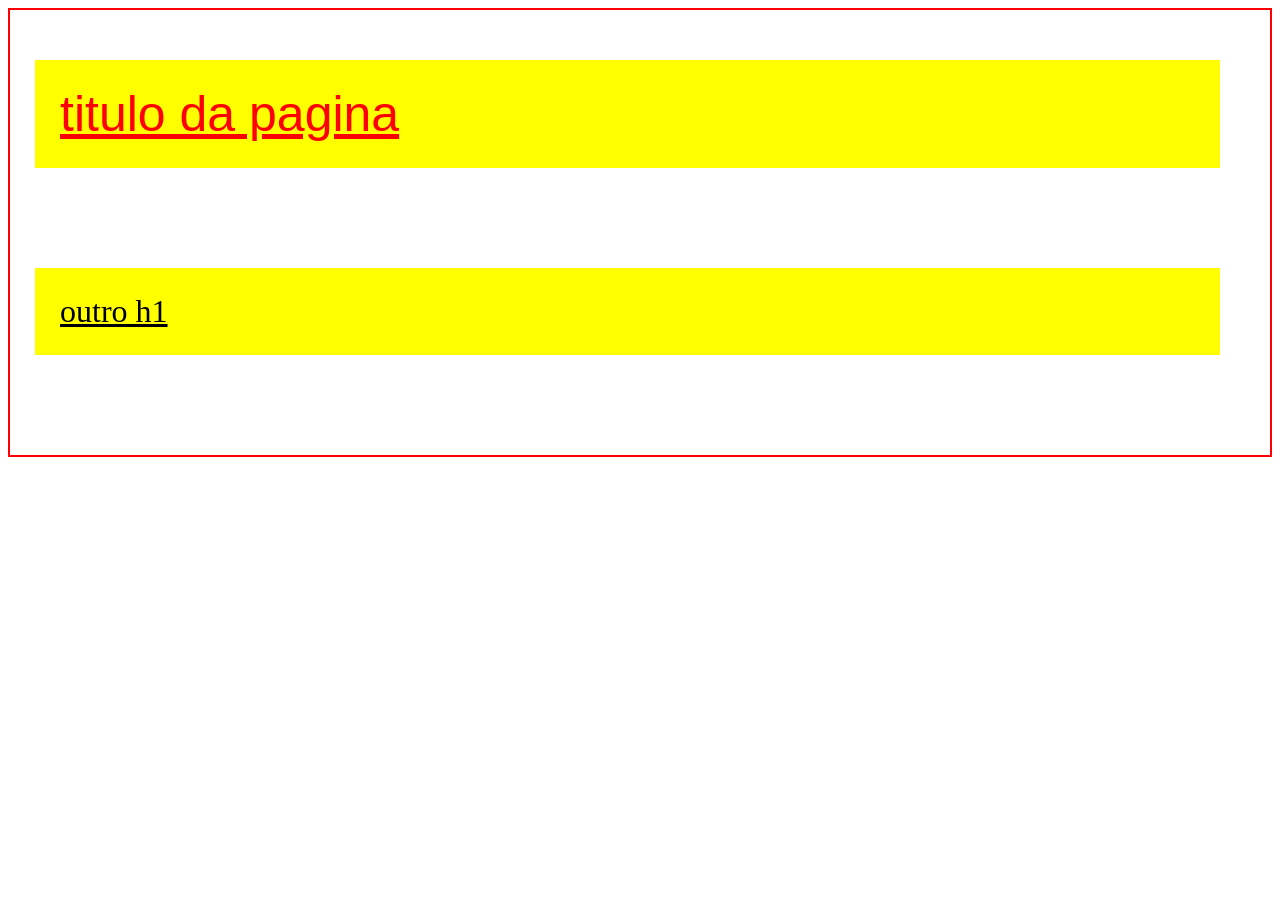
<file: htmlcss/aula01/index.html>
<!DOCTYPE html>
<html lang="pt-br">
<head>
    <meta charset="UTF-8">
    <meta name="viewport" content="width=device-width, initial-scale=1.0">
    <title>Document</title>
    <link rel="stylesheet" href="style.css">
</head>
<body>
    

    <div>
    <h1 style="
        color: red;
        font-size: 50px;
        font-family: 'Franklin Gothic Medium', 'Arial Narrow', Arial, sans-serif;
        ">
        titulo da pagina
    </h1>

    <h1>outro h1</h1>
    
    </div>
</body>
</html>
</file>
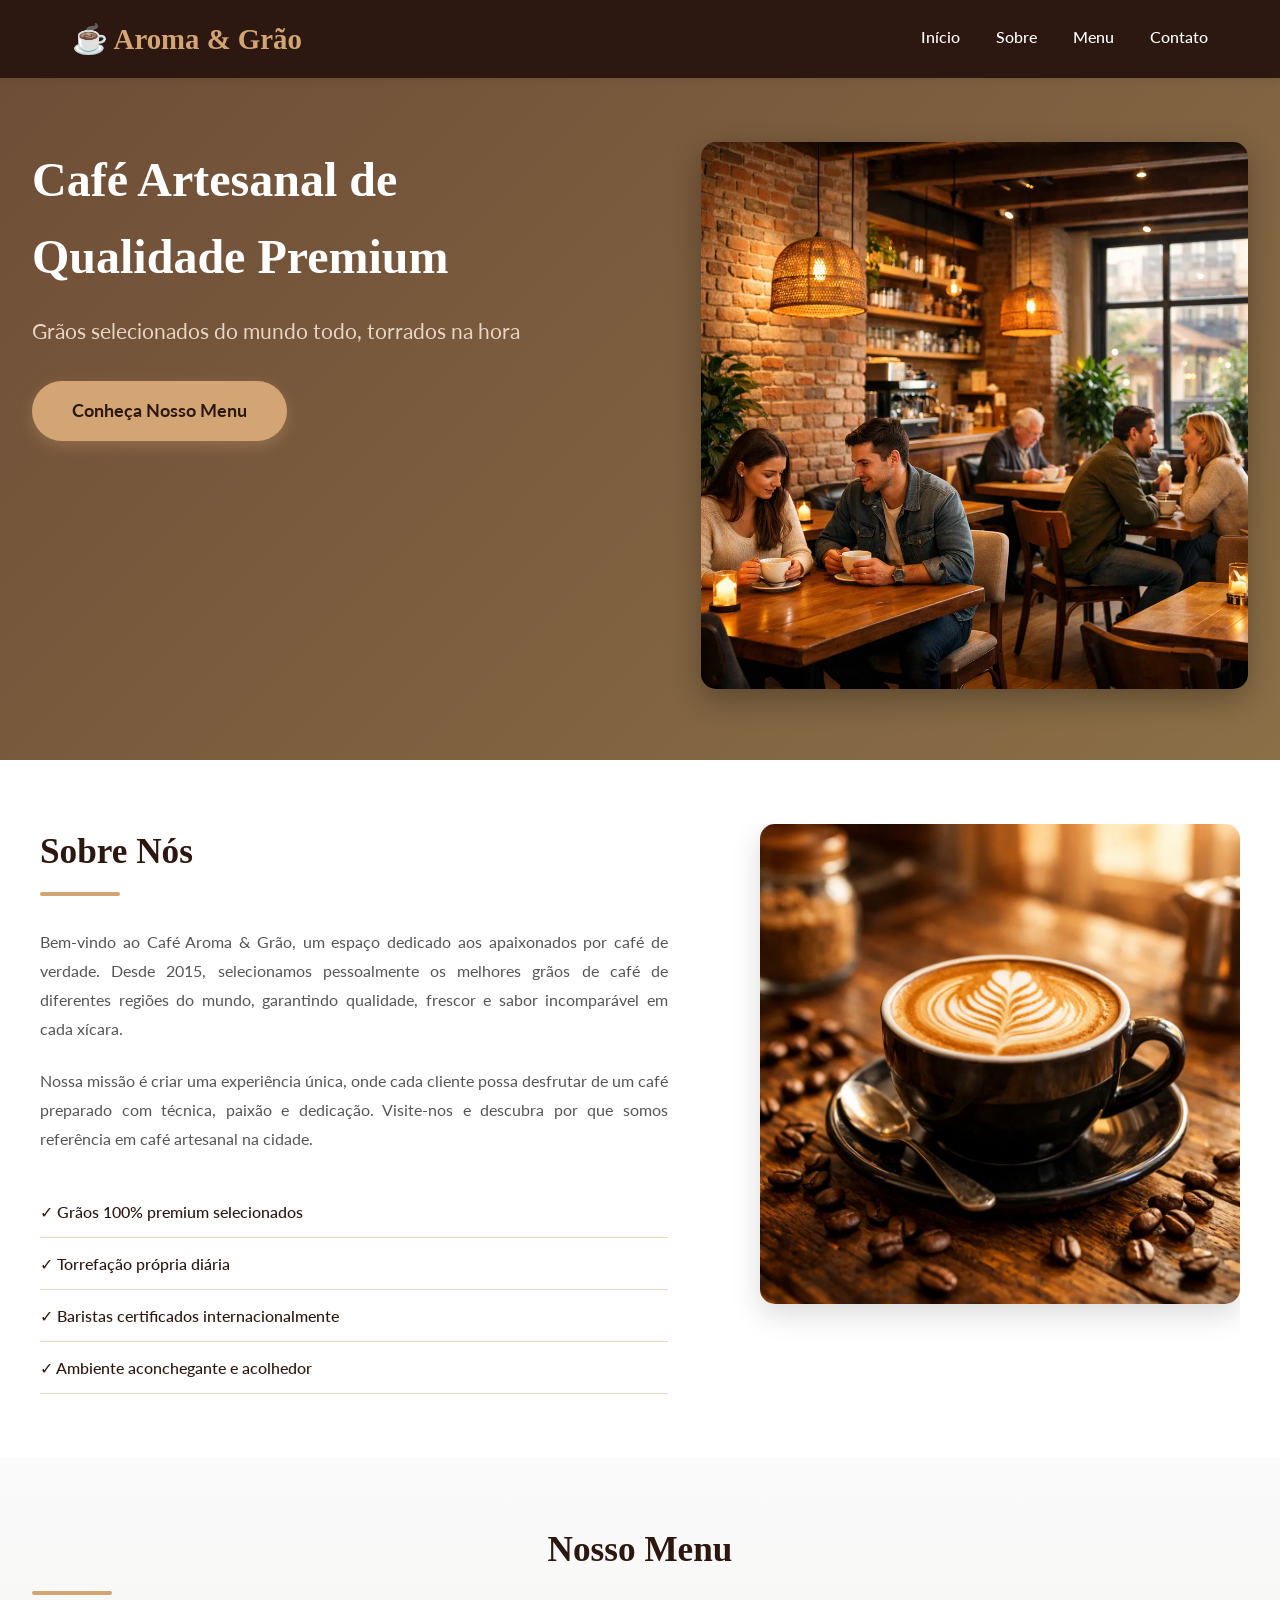
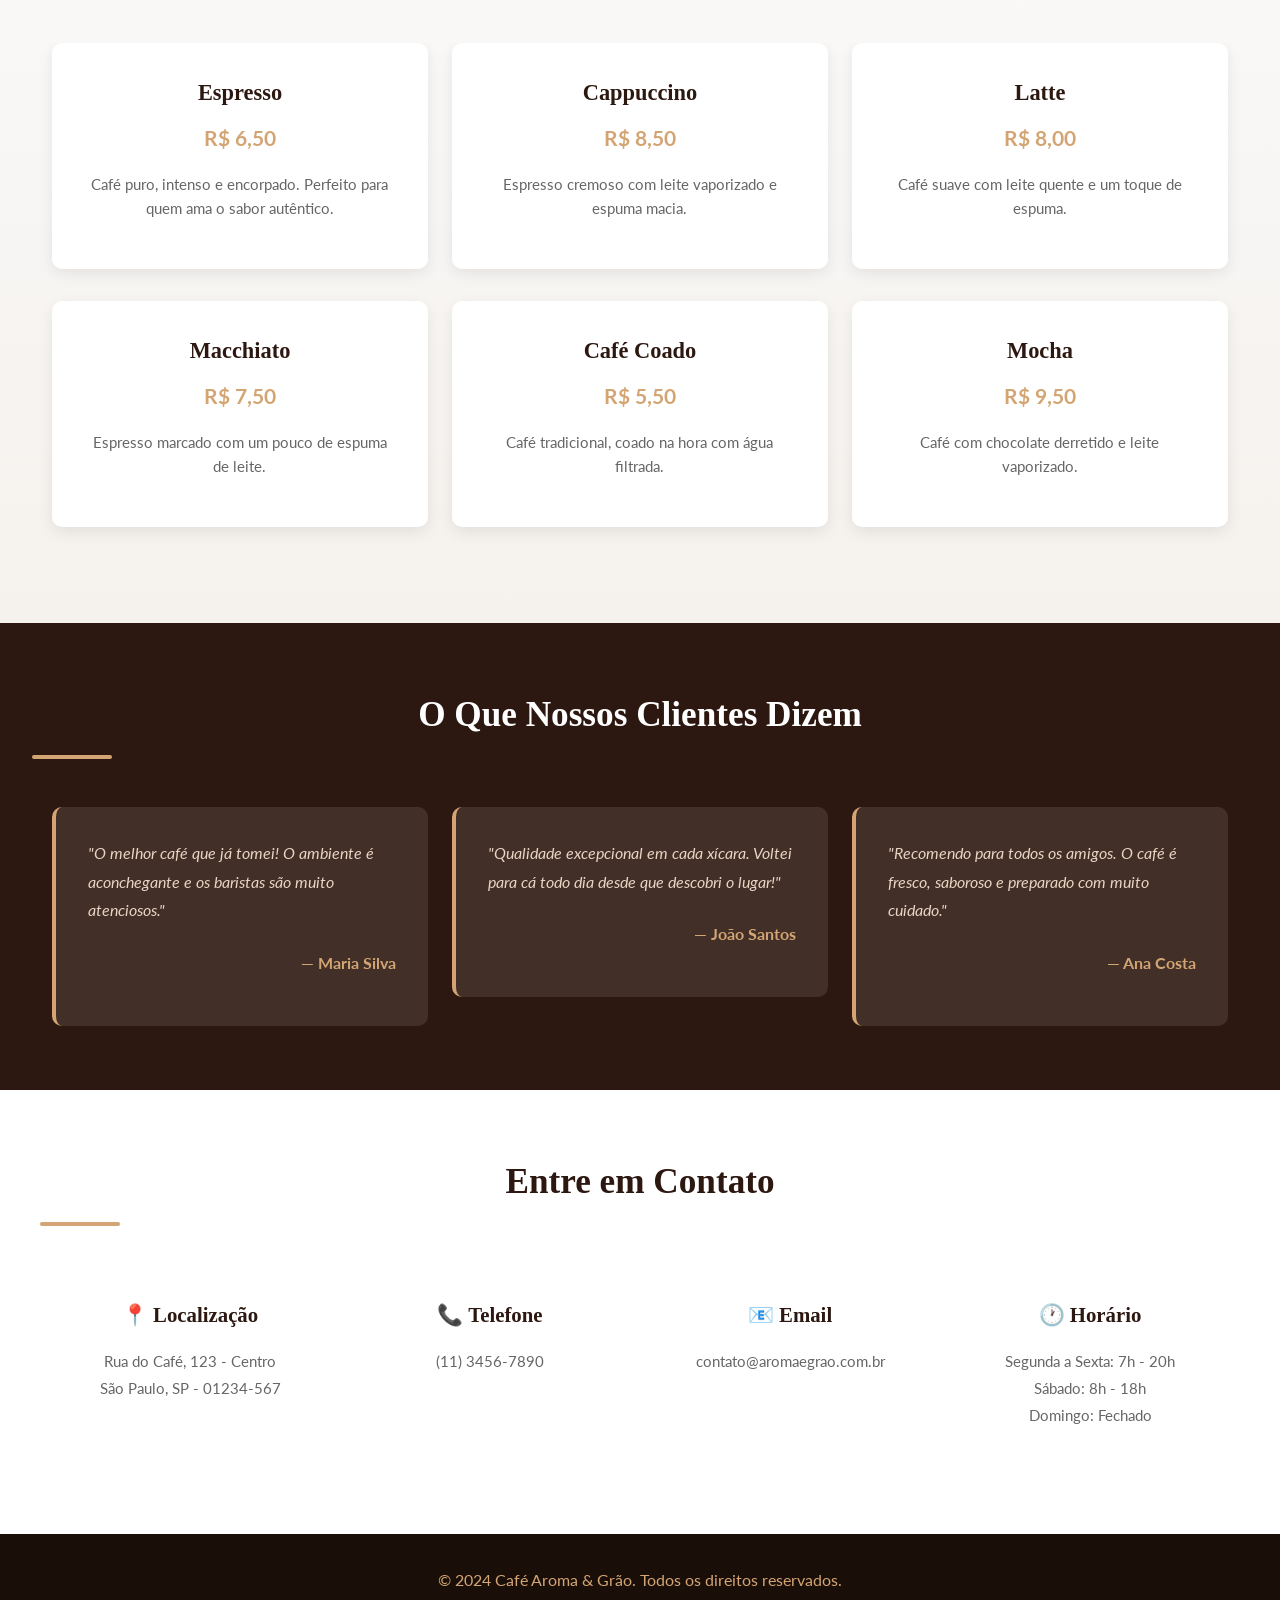
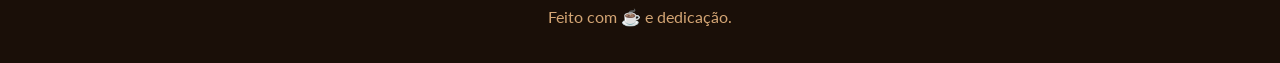
<file: htmlcss/cafeteria/index.html>
<!DOCTYPE html>
<html lang="pt-BR">
<head>
    <meta charset="UTF-8">
    <meta name="viewport" content="width=device-width, initial-scale=1.0">
    <meta name="description" content="Café Aroma & Grão - A melhor experiência de café da cidade">
    <title>Café Aroma & Grão - Café Artesanal Premium</title>
    <link rel="stylesheet" href="styles.css">
</head>
<body>
    <!-- Cabeçalho e Navegação -->
    <header class="header">
        <div class="header-container">
            <div class="logo">
                <h1>☕ Aroma & Grão</h1>
            </div>
            <nav class="nav">
                <ul class="nav-list">
                    <li><a href="#home" class="nav-link">Início</a></li>
                    <li><a href="#sobre" class="nav-link">Sobre</a></li>
                    <li><a href="#menu" class="nav-link">Menu</a></li>
                    <li><a href="#contato" class="nav-link">Contato</a></li>
                </ul>
            </nav>
        </div>
    </header>

    <!-- Seção Hero -->
    <section id="home" class="hero">
        <div class="hero-content">
            <h2 class="hero-title">Café Artesanal de Qualidade Premium</h2>
            <p class="hero-subtitle">Grãos selecionados do mundo todo, torrados na hora</p>
            <a href="#menu" class="cta-button">Conheça Nosso Menu</a>
        </div>
        <div class="hero-image">
            <img src="./imagens/cafe.webp" alt="Xícara de café artesanal">
        </div>
    </section>

    <!-- Seção Sobre -->
    <section id="sobre" class="about">
        <div class="about-container">
            <div class="about-text">
                <h2 class="section-title">Sobre Nós</h2>
                <p class="about-description">
                    Bem-vindo ao Café Aroma & Grão, um espaço dedicado aos apaixonados por café de verdade. 
                    Desde 2015, selecionamos pessoalmente os melhores grãos de café de diferentes regiões do mundo, 
                    garantindo qualidade, frescor e sabor incomparável em cada xícara.
                </p>
                <p class="about-description">
                    Nossa missão é criar uma experiência única, onde cada cliente possa desfrutar de um café 
                    preparado com técnica, paixão e dedicação. Visite-nos e descubra por que somos referência 
                    em café artesanal na cidade.
                </p>
                <ul class="features-list">
                    <li>✓ Grãos 100% premium selecionados</li>
                    <li>✓ Torrefação própria diária</li>
                    <li>✓ Baristas certificados internacionalmente</li>
                    <li>✓ Ambiente aconchegante e acolhedor</li>
                </ul>
            </div>
            <div class="about-image">
                <img src="./imagens/cafeteria.webp" alt="Interior da cafeteria">
            </div>
        </div>
    </section>

    <!-- Seção Menu -->
    <section id="menu" class="menu">
        <h2 class="section-title">Nosso Menu</h2>
        <div class="menu-container">
            <div class="menu-item">
                <h3 class="menu-item-title">Espresso</h3>
                <p class="menu-item-price">R$ 6,50</p>
                <p class="menu-item-description">Café puro, intenso e encorpado. Perfeito para quem ama o sabor autêntico.</p>
            </div>
            <div class="menu-item">
                <h3 class="menu-item-title">Cappuccino</h3>
                <p class="menu-item-price">R$ 8,50</p>
                <p class="menu-item-description">Espresso cremoso com leite vaporizado e espuma macia.</p>
            </div>
            <div class="menu-item">
                <h3 class="menu-item-title">Latte</h3>
                <p class="menu-item-price">R$ 8,00</p>
                <p class="menu-item-description">Café suave com leite quente e um toque de espuma.</p>
            </div>
            <div class="menu-item">
                <h3 class="menu-item-title">Macchiato</h3>
                <p class="menu-item-price">R$ 7,50</p>
                <p class="menu-item-description">Espresso marcado com um pouco de espuma de leite.</p>
            </div>
            <div class="menu-item">
                <h3 class="menu-item-title">Café Coado</h3>
                <p class="menu-item-price">R$ 5,50</p>
                <p class="menu-item-description">Café tradicional, coado na hora com água filtrada.</p>
            </div>
            <div class="menu-item">
                <h3 class="menu-item-title">Mocha</h3>
                <p class="menu-item-price">R$ 9,50</p>
                <p class="menu-item-description">Café com chocolate derretido e leite vaporizado.</p>
            </div>
        </div>
    </section>

    <!-- Seção Depoimentos -->
    <section class="testimonials">
        <h2 class="section-title">O Que Nossos Clientes Dizem</h2>
        <div class="testimonials-container">
            <div class="testimonial-card">
                <p class="testimonial-text">"O melhor café que já tomei! O ambiente é aconchegante e os baristas são muito atenciosos."</p>
                <p class="testimonial-author">— Maria Silva</p>
            </div>
            <div class="testimonial-card">
                <p class="testimonial-text">"Qualidade excepcional em cada xícara. Voltei para cá todo dia desde que descobri o lugar!"</p>
                <p class="testimonial-author">— João Santos</p>
            </div>
            <div class="testimonial-card">
                <p class="testimonial-text">"Recomendo para todos os amigos. O café é fresco, saboroso e preparado com muito cuidado."</p>
                <p class="testimonial-author">— Ana Costa</p>
            </div>
        </div>
    </section>

    <!-- Seção Contato -->
    <section id="contato" class="contact">
        <div class="contact-container">
            <h2 class="section-title">Entre em Contato</h2>
            <div class="contact-info">
                <div class="contact-item">
                    <h3>📍 Localização</h3>
                    <p>Rua do Café, 123 - Centro<br>São Paulo, SP - 01234-567</p>
                </div>
                <div class="contact-item">
                    <h3>📞 Telefone</h3>
                    <p>(11) 3456-7890</p>
                </div>
                <div class="contact-item">
                    <h3>📧 Email</h3>
                    <p>contato@aromaegrao.com.br</p>
                </div>
                <div class="contact-item">
                    <h3>🕐 Horário</h3>
                    <p>Segunda a Sexta: 7h - 20h<br>Sábado: 8h - 18h<br>Domingo: Fechado</p>
                </div>
            </div>
        </div>
    </section>

    <!-- Rodapé -->
    <footer class="footer">
        <p>&copy; 2024 Café Aroma & Grão. Todos os direitos reservados.</p>
        <p>Feito com ☕ e dedicação.</p>
    </footer>

</body>
</html>
</file>
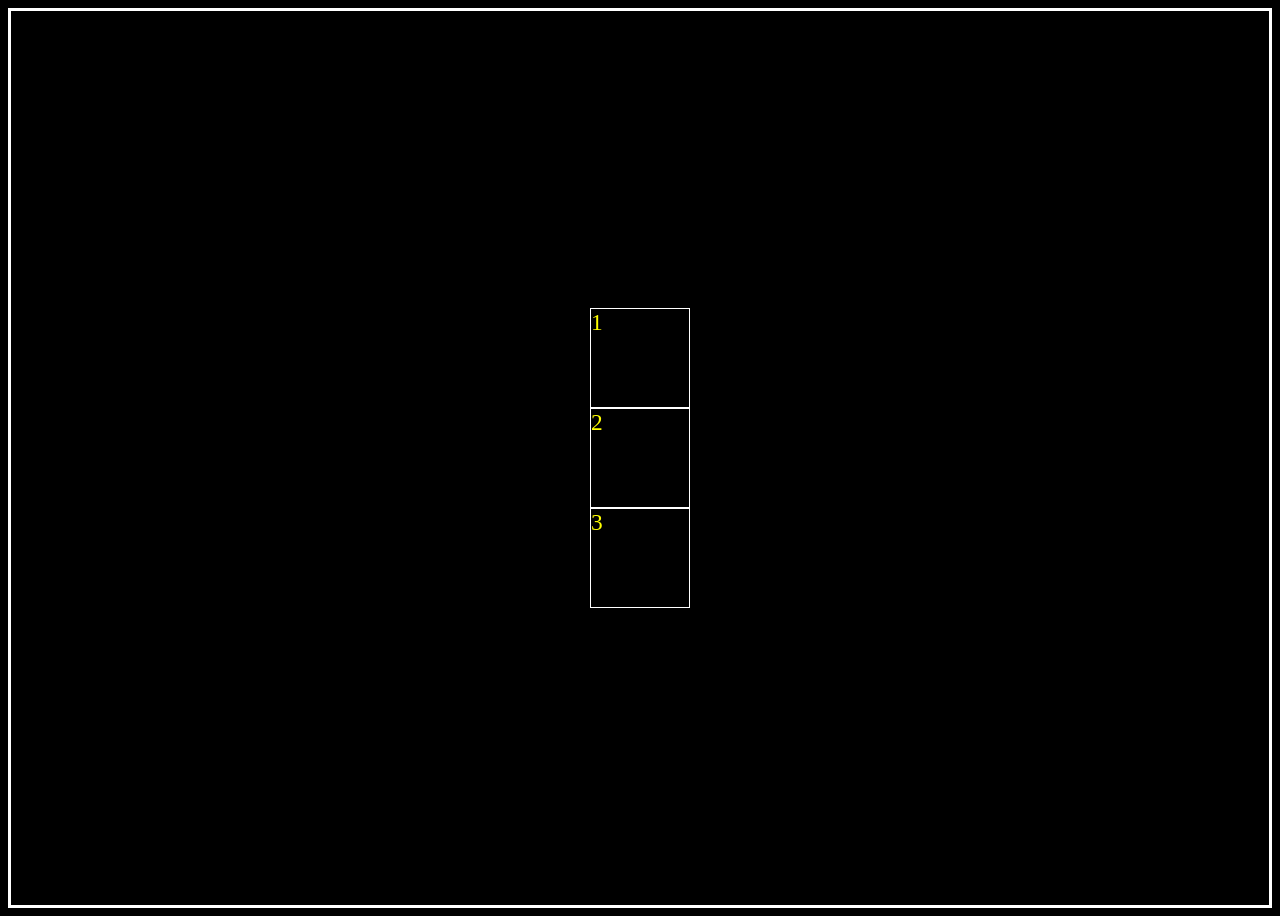
<file: htmlcss/flexbox/index.html>
<!DOCTYPE html>
<html lang="pt-br">
<head>
    <meta charset="UTF-8">
    <meta name="viewport" content="width=device-width, initial-scale=1.0">
    <title>Document</title>
    <link rel="stylesheet" href="style.css">
</head>
<body>
    
    <div class="container">
        <div class="item1">1</div>
        <div class="item2">2</div>
        <div class="item3">3</div>
    </div>

</body>
</html>
</file>
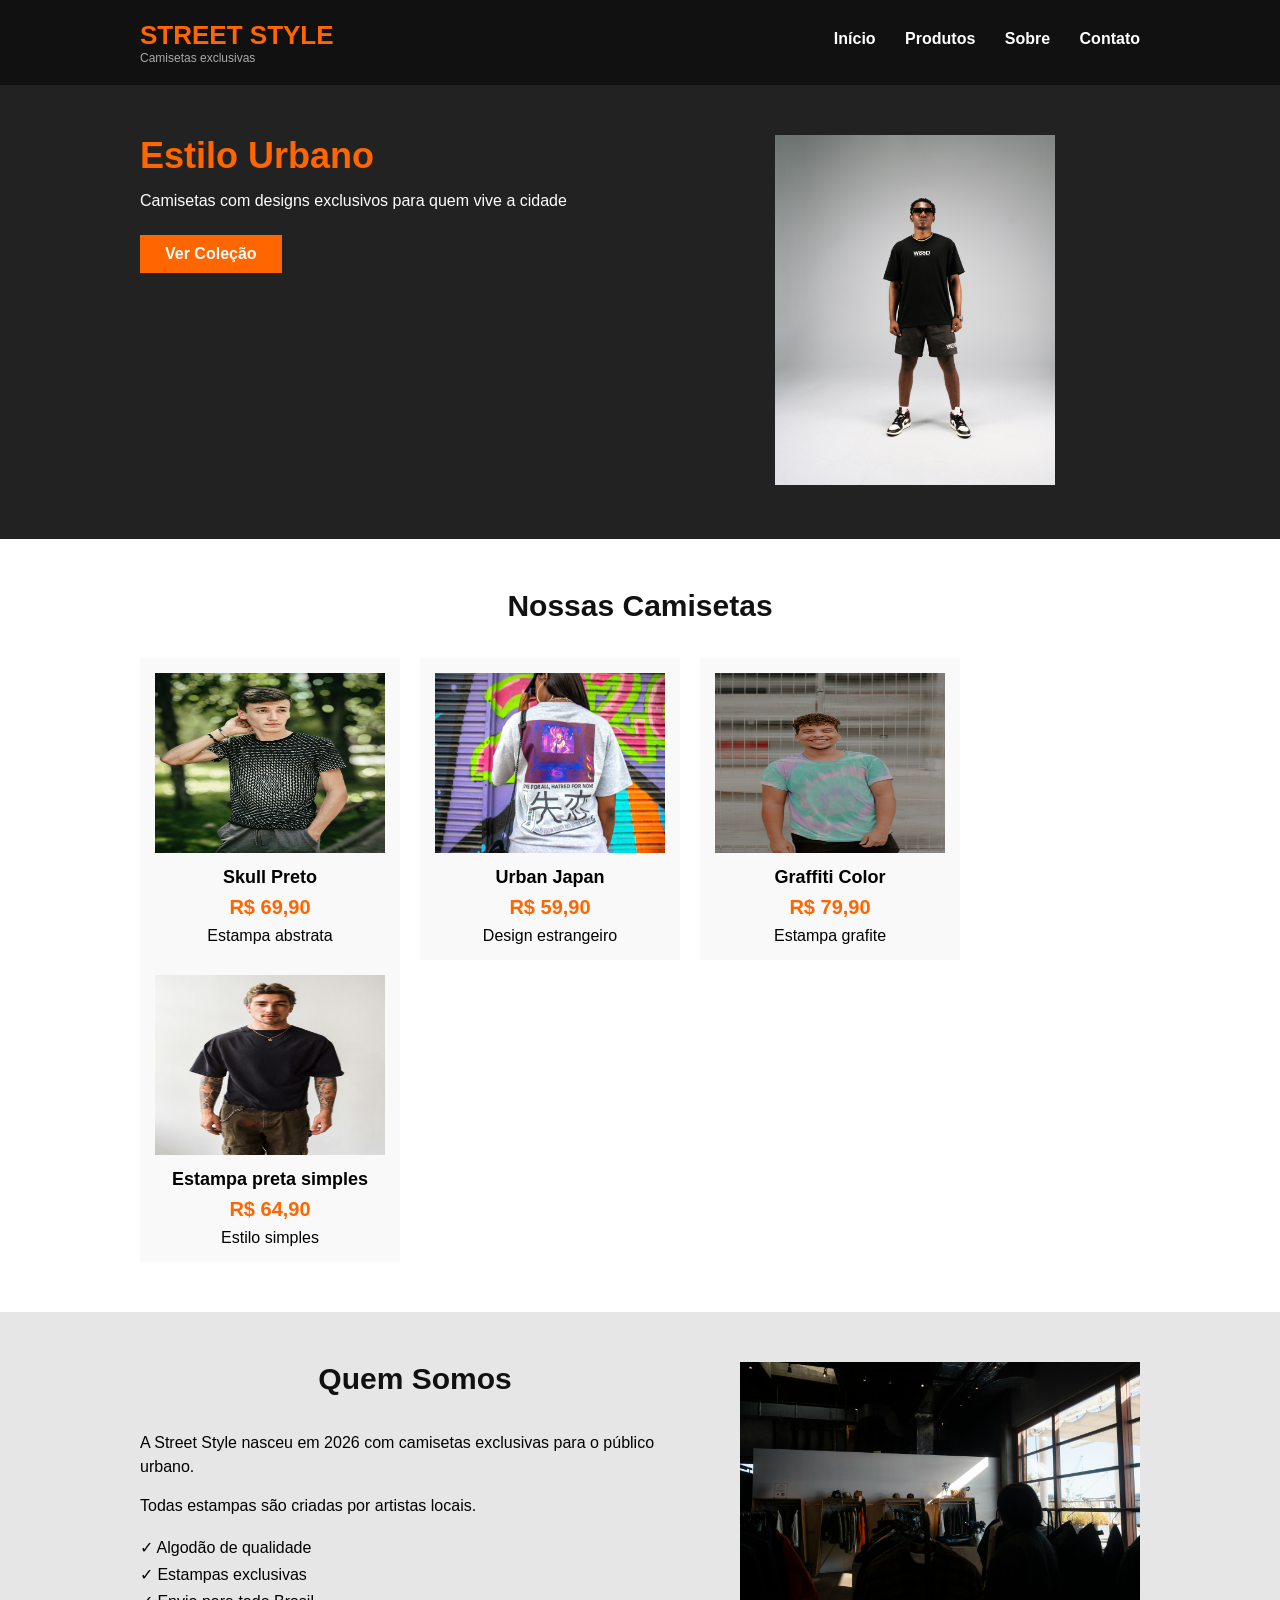
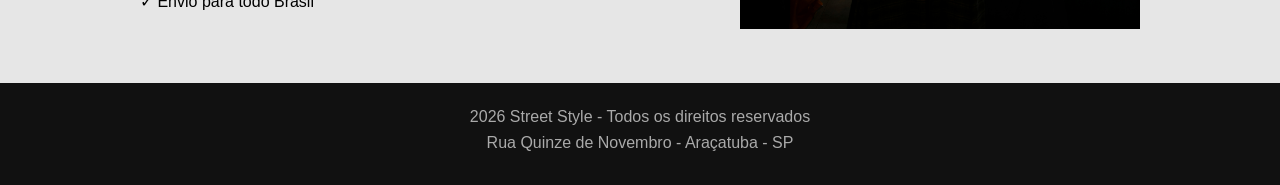
<file: htmlcss/trabalho01/index.html>
<!DOCTYPE html>
<html lang="pt-BR">
<head>
    <meta charset="UTF-8">
    <title>Street Style - Camisetas</title>
    <link rel="stylesheet" href="styles.css">
</head>
<body>

    <!-- CABEÇALHO -->
    <div class="header">
        <div class="container">
            <div class="logo">
                <h1>STREET STYLE</h1>
                <p>Camisetas exclusivas</p>
            </div>
            <div class="menu">
                <ul>
                    <li><a href="index.html">Início</a></li>
                    <li><a href="#produtos">Produtos</a></li>
                    <li><a href="#sobre">Sobre</a></li>
                    <li><a href="contato.html">Contato</a></li>
                </ul>
            </div>
            <div class="limpar"></div>
        </div>
    </div>

    <!-- DESTAQUE -->
    <div class="destaque">
        <div class="container">
            <div class="destaque-texto">
                <h2>Estilo Urbano</h2>
                <p>Camisetas com designs exclusivos para quem vive a cidade</p>
                <a href="#produtos" class="botao">Ver Coleção</a>
            </div>
            <div class="destaque-imagem">
                <img src="./imagens/imagem01.jpg" alt="Camisa destaque">
            </div>
            <div class="limpar"></div>
        </div>
    </div>

    <!-- PRODUTOS -->
    <div id="produtos" class="produtos">
        <div class="container">
            <h2 class="titulo">Nossas Camisetas</h2>
            
            <div class="produto-item">
                <img src="./imagens/camisa03.jpg" alt="Camisa Skull">
                <h3>Skull Preto</h3>
                <p class="preco">R$ 69,90</p>
                <p>Estampa abstrata</p>
            </div>

            <div class="produto-item">
                <img src="./imagens/camisa04.jpg" alt="Camisa Urban">
                <h3>Urban Japan</h3>
                <p class="preco">R$ 59,90</p>
                <p>Design estrangeiro</p>
            </div>

            <div class="produto-item">
                <img src="./imagens/camisa05.jpg" alt="Camisa Graffiti">
                <h3>Graffiti Color</h3>
                <p class="preco">R$ 79,90</p>
                <p>Estampa grafite</p>
            </div>

            <div class="produto-item">
                <img src="./imagens/camisa06.jpg" alt="Camisa Retro">
                <h3>Estampa preta simples</h3>
                <p class="preco">R$ 64,90</p>
                <p>Estilo simples</p>
            </div>
            <div class="limpar"></div>
        </div>
    </div>

    <!-- SOBRE -->
    <div id="sobre" class="sobre">
        <div class="container">
            <div class="sobre-texto">
                <h2 class="titulo">Quem Somos</h2>
                <p>A Street Style nasceu em 2026 com camisetas exclusivas para o público urbano.</p>
                <p>Todas estampas são criadas por artistas locais.</p>
                <ul>
                    <li>✓ Algodão de qualidade</li>
                    <li>✓ Estampas exclusivas</li>
                    <li>✓ Envio para todo Brasil</li>
                </ul>
            </div>
            <div class="sobre-imagem">
                <img src="./imagens/imagem02.jpg" alt="Nossa loja">
            </div>
            <div class="limpar"></div>
        </div>
    </div>

    <!-- RODAPÉ -->
    <div class="footer">
        <div class="container">
            <p> 2026 Street Style - Todos os direitos reservados</p>
            <p>Rua Quinze de Novembro - Araçatuba - SP</p>
        </div>
    </div>

</body>
</html>
</file>
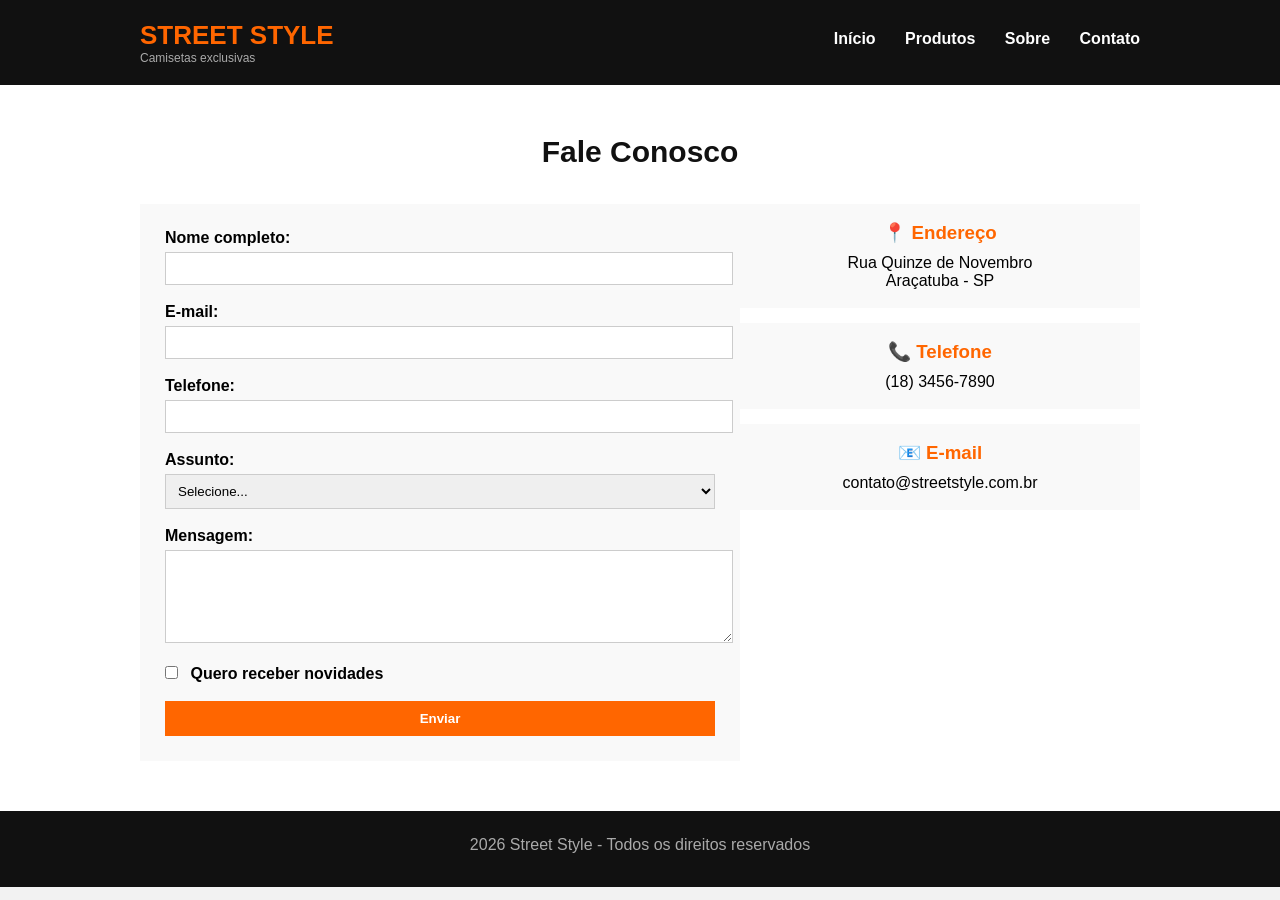
<file: htmlcss/trabalho01/contato.html>
<!DOCTYPE html>
<html lang="pt-BR">
<head>
    <meta charset="UTF-8">
    <title>Contato - Street Style</title>
    <link rel="stylesheet" href="styles.css">
</head>
<body>

    <!-- CABEÇALHO -->
    <div class="header">
        <div class="container">
            <div class="logo">
                <h1>STREET STYLE</h1>
                <p>Camisetas exclusivas</p>
            </div>
            <div class="menu">
                <ul>
                    <li><a href="index.html">Início</a></li>
                    <li><a href="index.html#produtos">Produtos</a></li>
                    <li><a href="index.html#sobre">Sobre</a></li>
                    <li><a href="contato.html">Contato</a></li>
                </ul>
            </div>
            <div class="limpar"></div>
        </div>
    </div>

    <!-- CONTATO COM FORMULÁRIO -->
    <div class="pagina-contato">
        <div class="container">
            <h2 class="titulo">Fale Conosco</h2>
            
            <div class="formulario-area">
                <form action="#" method="post">
                    <div class="campo">
                        <label>Nome completo:</label>
                        <input type="text" name="nome" required>
                    </div>

                    <div class="campo">
                        <label>E-mail:</label>
                        <input type="email" name="email" required>
                    </div>

                    <div class="campo">
                        <label>Telefone:</label>
                        <input type="tel" name="telefone">
                    </div>

                    <div class="campo">
                        <label>Assunto:</label>
                        <select name="assunto" required>
                            <option value="">Selecione...</option>
                            <option>Dúvida sobre produto</option>
                            <option>Trocas e devoluções</option>
                            <option>Parceria</option>
                        </select>
                    </div>

                    <div class="campo">
                        <label>Mensagem:</label>
                        <textarea rows="5" name="mensagem" required></textarea>
                    </div>

                    <div class="campo checkbox">
                        <label>
                            <input type="checkbox" name="newsletter">
                            Quero receber novidades
                        </label>
                    </div>

                    <button type="submit" class="botao-enviar">Enviar</button>
                </form>
            </div>

            <div class="info-contato">
                <div class="info-item">
                    <h3>📍 Endereço</h3>
                    <p>Rua Quinze de Novembro<br>Araçatuba - SP</p>
                </div>
                <div class="info-item">
                    <h3>📞 Telefone</h3>
                    <p>(18) 3456-7890</p>
                </div>
                <div class="info-item">
                    <h3>📧 E-mail</h3>
                    <p>contato@streetstyle.com.br</p>
                </div>
            </div>
            <div class="limpar"></div>
        </div>
    </div>

    <!-- RODAPÉ -->
    <div class="footer">
        <div class="container">
            <p>2026 Street Style - Todos os direitos reservados</p>
        </div>
    </div>

</body>
</html>
</file>
<file: htmlcss/aula01/style.css>
h1{
    font-weight: lighter;
    text-decoration: underline;
    margin-top: 50px;
    margin-right: 50px;
    margin-bottom: 100px;
    margin-left: 25px;
    background-color: yellow;
    padding: 25px;
}

div{
    border-color: #FF0000;
    border-width: 2px;
    border-style: solid;
}
</file>
<file: htmlcss/cafeteria/styles.css>
/* ============================================
   CAFÉ AROMA & GRÃO - LANDING PAGE
   HTML5 + CSS3 (Sem Flexbox e Grid)
   Técnicas: Float, Posicionamento, Display Inline-Block
   ============================================ */
@import url('https://fonts.googleapis.com/css2?family=Lato:wght@400;700&display=swap');
/* Reset e Estilos Globais */
* {
    margin: 0;
    padding: 0;
    box-sizing: border-box;
}

html {
    scroll-behavior: smooth;
}

body {
    font-family: 'Lato', sans-serif;
    line-height: 1.6;
    color: #333;
    background-color: #fafafa;
}

/* Tipografia */
h1, h2, h3 {
    font-family: 'Playfair Display', serif;
    font-weight: 700;
    margin-bottom: 1rem;
}

h1 {
    font-size: 2.5rem;
}

h2 {
    font-size: 2.2rem;
}

h3 {
    font-size: 1.5rem;
}

p {
    margin-bottom: 1rem;
    font-size: 1rem;
    line-height: 1.8;
}

a {
    text-decoration: none;
    color: inherit;
    transition: color 0.3s ease;
}

/* ============================================
   CABEÇALHO E NAVEGAÇÃO
   ============================================ */

.header {
    background-color: #2c1810;
    color: #fff;
    padding: 1rem 0;
    position: relative;
    z-index: 100;
    box-shadow: 0 2px 8px rgba(0, 0, 0, 0.1);

}

.header-container {
    max-width: 1200px;
    margin: 0 auto;
    padding: 0 2rem;
    overflow: auto;
}

.logo {
    float: left;
    margin-right: 2rem;
}

.logo h1 {
    font-size: 1.8rem;
    margin: 0;
    color: #d4a574;
}

.nav {
    float: right;
    margin-top: 0.5rem;
}

.nav-list {
    list-style: none;
    display: inline-block;
}

.nav-list li {
    display: inline-block;
    margin-left: 2rem;
}

.nav-link {
    color: #fff;
    font-weight: 500;
    font-size: 1rem;
    position: relative;
    transition: color 0.3s ease;
}

.nav-link:hover {
    color: #d4a574;
}

.nav-link::after {
    content: '';
    position: absolute;
    bottom: -5px;
    left: 0;
    width: 0;
    height: 2px;
    background-color: #d4a574;
    transition: width 0.3s ease;
}

.nav-link:hover::after {
    width: 100%;
}

/* Clearfix */
.header-container::after {
    content: '';
    display: table;
    clear: both;
}

/* ============================================
   SEÇÃO HERO
   ============================================ */

.hero {
    background: linear-gradient(135deg, #6f4e37 0%, #8b6f47 100%);
    color: #fff;
    padding: 4rem 2rem;
    min-height: 500px;
    position: relative;
    overflow: auto;
}

.hero-content {
    float: left;
    width: 50%;
    padding-right: 2rem;
    display: table-cell;
    vertical-align: middle;
    min-height: 450px;
}

.hero-image {
    float: right;
    width: 45%;
    text-align: center;
    display: table-cell;
    vertical-align: middle;
    min-height: 450px;
}

.hero-image img {
    max-width: 100%;
    height: auto;
    border-radius: 15px;
    box-shadow: 0 10px 30px rgba(0, 0, 0, 0.3);
    animation: slideInRight 0.8s ease-out;
}

.hero-title {
    font-size: 3rem;
    margin-bottom: 1rem;
    color: #fff;
    animation: slideInLeft 0.8s ease-out;
}

.hero-subtitle {
    font-size: 1.3rem;
    margin-bottom: 2rem;
    color: #e8d5c4;
    animation: slideInLeft 0.8s ease-out 0.2s both;
}

.cta-button {
    display: inline-block;
    background-color: #d4a574;
    color: #2c1810;
    padding: 1rem 2.5rem;
    border-radius: 50px;
    font-weight: 700;
    font-size: 1.1rem;
    transition: all 0.3s ease;
    box-shadow: 0 5px 15px rgba(212, 165, 116, 0.3);
    animation: slideInLeft 0.8s ease-out 0.4s both;
}

.cta-button:hover {
    background-color: #e8c9a0;
    transform: translateY(-3px);
    box-shadow: 0 8px 20px rgba(212, 165, 116, 0.4);
}

.hero::after {
    content: '';
    display: table;
    clear: both;
}

/* Animações */
@keyframes slideInLeft {
    from {
        opacity: 0;
        transform: translateX(-50px);
    }
    to {
        opacity: 1;
        transform: translateX(0);
    }
}

@keyframes slideInRight {
    from {
        opacity: 0;
        transform: translateX(50px);
    }
    to {
        opacity: 1;
        transform: translateX(0);
    }
}

/* ============================================
   SEÇÃO SOBRE
   ============================================ */

.about {
    padding: 4rem 2rem;
    background-color: #fff;
}

.about-container {
    max-width: 1200px;
    margin: 0 auto;
    overflow: auto;
}

.about-text {
    float: left;
    width: 55%;
    padding-right: 2rem;
}

.about-image {
    float: right;
    width: 40%;
    text-align: center;
}

.about-image img {
    max-width: 100%;
    height: auto;
    border-radius: 15px;
    box-shadow: 0 10px 30px rgba(0, 0, 0, 0.15);
}

.section-title {
    color: #2c1810;
    margin-bottom: 2rem;
    position: relative;
    padding-bottom: 1rem;
}

.section-title::after {
    content: '';
    position: absolute;
    bottom: 0;
    left: 0;
    width: 80px;
    height: 4px;
    background-color: #d4a574;
    border-radius: 2px;
}

.about-description {
    color: #555;
    margin-bottom: 1.5rem;
    text-align: justify;
}

.features-list {
    list-style: none;
    margin-top: 2rem;
}

.features-list li {
    padding: 0.8rem 0;
    color: #2c1810;
    font-weight: 500;
    border-bottom: 1px solid #e8d5c4;
    transition: all 0.3s ease;
}

.features-list li:hover {
    padding-left: 1rem;
    color: #d4a574;
}

.about-container::after {
    content: '';
    display: table;
    clear: both;
}

/* ============================================
   SEÇÃO MENU
   ============================================ */

.menu {
    background: linear-gradient(180deg, #fafafa 0%, #f5f1ed 100%);
    padding: 4rem 2rem;
}

.menu .section-title {
    text-align: center;
    margin-bottom: 3rem;
}

.menu-container {
    max-width: 1200px;
    margin: 0 auto;
    overflow: auto;
}

.menu-item {
    float: left;
    width: calc(33.333% - 1.5rem);
    margin: 0 0.75rem 2rem 0.75rem;
    background-color: #fff;
    padding: 2rem;
    border-radius: 10px;
    box-shadow: 0 5px 15px rgba(0, 0, 0, 0.08);
    transition: all 0.3s ease;
    text-align: center;
}

.menu-item:hover {
    transform: translateY(-5px);
    box-shadow: 0 10px 25px rgba(0, 0, 0, 0.15);
}

.menu-item-title {
    color: #2c1810;
    font-size: 1.4rem;
    margin-bottom: 0.5rem;
}

.menu-item-price {
    color: #d4a574;
    font-size: 1.3rem;
    font-weight: 700;
    margin-bottom: 1rem;
}

.menu-item-description {
    color: #666;
    font-size: 0.95rem;
    line-height: 1.6;
}

.menu-container::after {
    content: '';
    display: table;
    clear: both;
}


/* ============================================
   SEÇÃO DEPOIMENTOS
   ============================================ */

.testimonials {
    background-color: #2c1810;
    color: #fff;
    padding: 4rem 2rem;
}

.testimonials .section-title {
    text-align: center;
    color: #fff;
    margin-bottom: 3rem;
}

.testimonials .section-title::after {
    background-color: #d4a574;
    margin: 1rem auto 0;
}

.testimonials-container {
    max-width: 1200px;
    margin: 0 auto;
    overflow: auto;
}

.testimonial-card {
    float: left;
    width: calc(33.333% - 1.5rem);
    margin: 0 0.75rem;
    background-color: rgba(255, 255, 255, 0.1);
    padding: 2rem;
    border-radius: 10px;
    border-left: 4px solid #d4a574;
    transition: all 0.3s ease;
}

.testimonial-card:hover {
    background-color: rgba(255, 255, 255, 0.15);
    transform: translateY(-5px);
}

.testimonial-text {
    font-size: 1rem;
    font-style: italic;
    margin-bottom: 1.5rem;
    color: #e8d5c4;
}

.testimonial-author {
    font-weight: 700;
    color: #d4a574;
    text-align: right;
}

.testimonials-container::after {
    content: '';
    display: table;
    clear: both;
}


/* ============================================
   SEÇÃO CONTATO
   ============================================ */

.contact {
    background-color: #fff;
    padding: 4rem 2rem;
}

.contact-container {
    max-width: 1200px;
    margin: 0 auto;
}

.contact .section-title {
    text-align: center;
    margin-bottom: 3rem;
}

.contact-info {
    overflow: auto;
}

.contact-item {
    float: left;
    width: 25%;
    text-align: center;
    padding: 1.5rem;
    transition: all 0.3s ease;
}

.contact-item:hover {
    transform: translateY(-5px);
}

.contact-item h3 {
    color: #2c1810;
    margin-bottom: 1rem;
    font-size: 1.3rem;
}

.contact-item p {
    color: #666;
    font-size: 0.95rem;
}

.contact-info::after {
    content: '';
    display: table;
    clear: both;
}



/* ============================================
   RODAPÉ
   ============================================ */

footer {
    background-color: #1a0f08;
    color: #d4a574;
    text-align: center;
    padding: 2rem;
    font-size: 0.9rem;
}

footer p {
    margin-bottom: 0.5rem;
}

footer p:last-child {
    margin-bottom: 0;
}


/* ============================================
   EFEITOS E TRANSIÇÕES
   ============================================ */

/* Scroll suave para links internos */
a[href^="#"] {
    scroll-behavior: smooth;
}

/* Efeito de fade-in ao carregar */
@keyframes fadeIn {
    from {
        opacity: 0;
    }
    to {
        opacity: 1;
    }
}

body {
    animation: fadeIn 0.5s ease-in;
}

/* Efeito de hover em links */
a:not(.nav-link):not(.cta-button) {
    position: relative;
}

/* Melhorias de acessibilidade */
:focus-visible {
    outline: 2px solid #d4a574;
    outline-offset: 2px;
}
</file>
<file: htmlcss/flexbox/style.css>
*{
    background-color: #000;
    color: #ff0;
    box-sizing: border-box;
    font-size: 1.1em;
}

.container{
    border: 3px solid #fff;
    height: 100vh;
    display: flex;
    justify-content: center;
    align-items: center;
    flex-wrap: wrap;
    flex-direction: column;
}

.item1, .item2, .item3{
    border: 1px solid #fff;
    width: 100px;
    height: 100px;
}

.item1{
    flex-grow: 0;
}
</file>
<file: htmlcss/trabalho01/styles.css>
/* ====================================
   STREET STYLE - CSS SIMPLES
   Apenas o básico que funciona
   ==================================== */

/* LIMPAR MARGENS */
* {
    margin: 0;
    padding: 0;
}

body {
    font-family: Arial, Helvetica, sans-serif;
    background-color: #f2f2f2;
}

/* CONTAINER */
.container {
    width: 1000px;
    margin: 0 auto;
}

/* ====================================
   CABEÇALHO
   ==================================== */

.header {
    background-color: #111;
    color: white;
    padding: 20px 0;
}

.logo {
    float: left;
    width: 40%;
}

.logo h1 {
    font-size: 26px;
    color: #ff6600;
}

.logo p {
    font-size: 12px;
    color: #aaa;
}

.menu {
    float: right;
    width: 55%;
    padding-top: 10px;
}

.menu ul {
    list-style: none;
    text-align: right;
}

.menu li {
    display: inline;
    margin-left: 25px;
}

.menu a {
    color: white;
    text-decoration: none;
    font-weight: bold;
}

.menu a:hover {
    color: #ff6600;
}

/* LIMPAR FLOAT */
.limpar {
    clear: both;
}

/* ====================================
   DESTAQUE
   ==================================== */

.destaque {
    background-color: #222;
    padding: 50px 0;
    color: white;
}

.destaque-texto {
    float: left;
    width: 50%;
}

.destaque-texto h2 {
    font-size: 36px;
    margin-bottom: 15px;
    color: #ff6600;
}

.destaque-texto p {
    font-size: 16px;
    margin-bottom: 25px;
}

.botao {
    background-color: #ff6600;
    color: white;
    padding: 10px 25px;
    text-decoration: none;
    display: inline-block;
    font-weight: bold;
}

.botao:hover {
    background-color: #cc5500;
}

.destaque-imagem {
    float: right;
    width: 45%;
    text-align: center;
}

.destaque-imagem img {
    width: 100%;
    max-width: 280px;
}

/* ====================================
   PRODUTOS
   ==================================== */

.produtos {
    background-color: white;
    padding: 50px 0;
}

.titulo {
    text-align: center;
    font-size: 30px;
    margin-bottom: 35px;
    color: #111;
}

.produto-item {
    float: left;
    width: 23%;
    margin-right: 2%;
    background-color: #f9f9f9;
    padding: 15px;
    text-align: center;
}

.produto-item:last-child {
    margin-right: 0;
}

.produto-item img {
    width: 100%;
    height: 180px;
}

.produto-item h3 {
    font-size: 18px;
    margin: 10px 0 5px 0;
}

.preco {
    font-size: 20px;
    color: #ff6600;
    font-weight: bold;
    margin: 8px 0;
}

/* ====================================
   SOBRE
   ==================================== */

.sobre {
    background-color: #e6e6e6;
    padding: 50px 0;
}

.sobre-texto {
    float: left;
    width: 55%;
}

.sobre-texto p {
    margin-bottom: 15px;
    line-height: 1.5;
}

.sobre-texto ul {
    margin-top: 20px;
    list-style: none;
}

.sobre-texto li {
    margin-bottom: 8px;
}

.sobre-imagem {
    float: right;
    width: 40%;
    text-align: center;
}

.sobre-imagem img {
    width: 100%;
}

/* ====================================
   PÁGINA DE CONTATO
   ==================================== */

.pagina-contato {
    background-color: white;
    padding: 50px 0;
}

.formulario-area {
    float: left;
    width: 55%;
    background-color: #f9f9f9;
    padding: 25px;
}

.campo {
    margin-bottom: 18px;
}

.campo label {
    display: block;
    margin-bottom: 5px;
    font-weight: bold;
}

.campo input,
.campo select,
.campo textarea {
    width: 100%;
    padding: 8px;
    border: 1px solid #ccc;
}

.campo.checkbox input {
    width: auto;
    margin-right: 8px;
}

.botao-enviar {
    background-color: #ff6600;
    color: white;
    padding: 10px 20px;
    border: none;
    font-weight: bold;
    cursor: pointer;
    width: 100%;
}

.botao-enviar:hover {
    background-color: #cc5500;
}

.info-contato {
    float: right;
    width: 40%;
}

.info-item {
    background-color: #f9f9f9;
    padding: 18px;
    margin-bottom: 15px;
    text-align: center;
}

.info-item h3 {
    color: #ff6600;
    margin-bottom: 10px;
}

/* ====================================
   RODAPÉ
   ==================================== */

.footer {
    background-color: #111;
    color: #aaa;
    text-align: center;
    padding: 25px 0;
}

.footer p {
    margin-bottom: 8px;
}
</file>
